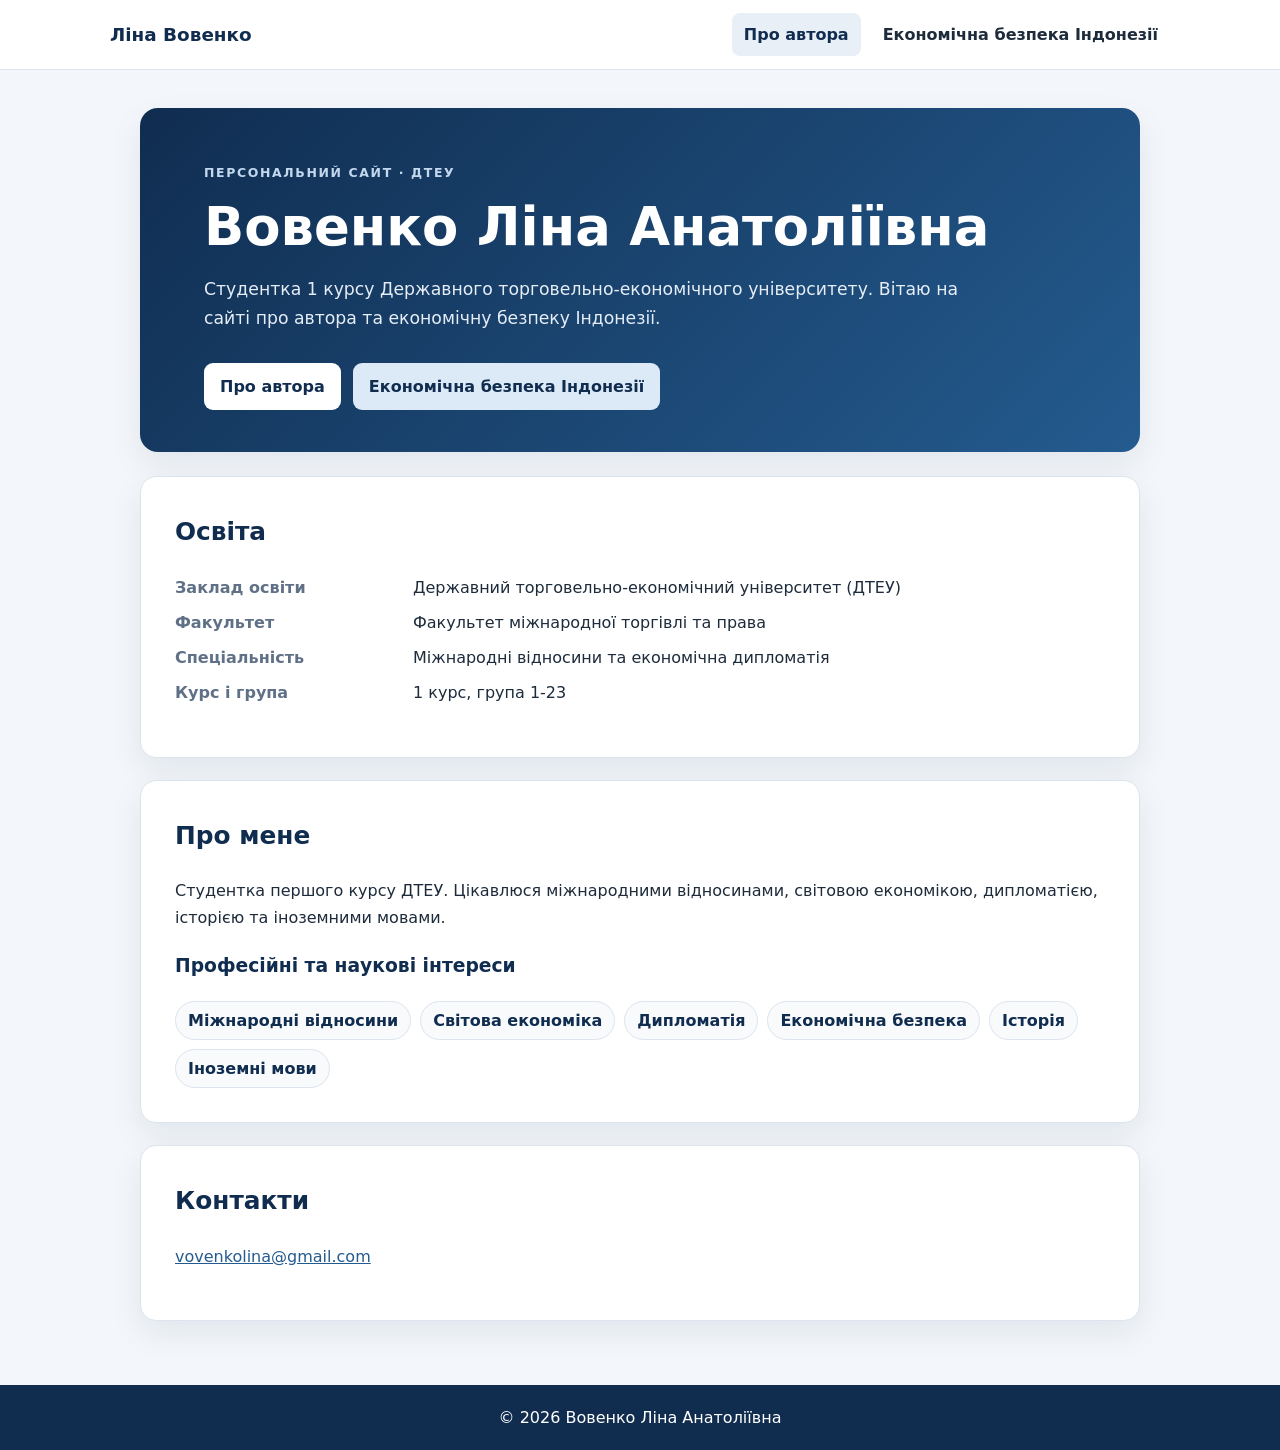
<file: index.html>
<!doctype html>
<html lang="uk">
<head>
  <meta charset="utf-8">
  <meta name="viewport" content="width=device-width, initial-scale=1">
  <meta name="description" content="Персональна сторінка Вовенко Ліни Анатоліївни та навчальний аналіз економічної безпеки Індонезії.">
  <title>Вовенко Ліна Анатоліївна | Економічна безпека Індонезії</title>
  <link rel="stylesheet" href="style.css">
</head>
<body>
  <header class="top">
    <a class="brand" href="./">Ліна Вовенко</a>
    <nav aria-label="Основна навігація">
      <a aria-current="page" href="./">Про автора</a>
      <a href="country/">Економічна безпека Індонезії</a>
    </nav>
  </header>
  <main>
    <section class="hero">
      <p class="eyebrow">Персональний сайт · ДТЕУ</p>
      <h1>Вовенко Ліна Анатоліївна</h1>
      <p class="lead">Студентка 1 курсу Державного торговельно-економічного університету. Вітаю на сайті про автора та економічну безпеку Індонезії.</p>
      <div class="hero-actions">
        <a class="button" href="./">Про автора</a>
        <a class="button button-secondary" href="country/">Економічна безпека Індонезії</a>
      </div>
    </section>
    <section class="card"><h2>Освіта</h2><dl><dt>Заклад освіти</dt><dd>Державний торговельно-економічний університет (ДТЕУ)</dd><dt>Факультет</dt><dd>Факультет міжнародної торгівлі та права</dd><dt>Спеціальність</dt><dd>Міжнародні відносини та економічна дипломатія</dd><dt>Курс і група</dt><dd>1 курс, група 1-23</dd></dl></section>
    <section class="card"><h2>Про мене</h2><p>Студентка першого курсу ДТЕУ. Цікавлюся міжнародними відносинами, світовою економікою, дипломатією, історією та іноземними мовами.</p><h3>Професійні та наукові інтереси</h3><div class="tags"><span>Міжнародні відносини</span><span>Світова економіка</span><span>Дипломатія</span><span>Економічна безпека</span><span>Історія</span><span>Іноземні мови</span></div></section>
    <section class="card"><h2>Контакти</h2><p><a href="mailto:vovenkolina@gmail.com">vovenkolina@gmail.com</a></p></section>
  </main>
  <footer>© <span data-year></span> Вовенко Ліна Анатоліївна</footer>
  <script src="script.js"></script>
</body>
</html>
</file>
<file: style.css>
:root{--navy:#102d50;--blue:#245b8f;--ink:#1d2b3b;--muted:#607187;--paper:#f3f6fa;--line:#dce4ed;--white:#fff;--shadow:0 12px 32px rgba(16,45,80,.08)}*{box-sizing:border-box}body{margin:0;background:var(--paper);color:var(--ink);font:16px/1.7 Inter,system-ui,-apple-system,"Segoe UI",sans-serif}a{color:var(--blue)}.top{min-height:70px;padding:12px max(24px,calc((100% - 1060px)/2));display:flex;align-items:center;justify-content:space-between;gap:20px;background:#fff;border-bottom:1px solid var(--line);position:sticky;top:0;z-index:10}.brand{font-weight:800;color:var(--navy);text-decoration:none;font-size:1.15rem}.top nav{display:flex;gap:10px;flex-wrap:wrap}.top nav a{padding:8px 12px;border-radius:8px;text-decoration:none;font-weight:600;color:var(--ink)}.top nav a:hover,.top nav [aria-current=page]{background:#e8eff7;color:var(--navy)}main{width:min(100% - 36px,1000px);margin:38px auto 64px}.hero{padding:42px clamp(22px,6vw,64px);margin-bottom:24px;border-radius:18px;background:linear-gradient(135deg,#102d50,#245b8f);color:#fff;box-shadow:var(--shadow)}.hero h1{font-size:clamp(2rem,5vw,3.3rem);line-height:1.15;margin:.25em 0}.hero .lead{max-width:760px;color:#e5edf6;font-size:1.08rem}.eyebrow{text-transform:uppercase;letter-spacing:.13em;font-weight:700;font-size:.78rem;color:#c3d8ef}.button{display:inline-block;margin-top:12px;padding:10px 16px;border-radius:9px;background:#fff;color:var(--navy);font-weight:700;text-decoration:none}.button-secondary{background:#dce9f7;color:var(--navy)}.hero-actions{display:flex;flex-wrap:wrap;gap:12px;margin-top:16px}.card{padding:clamp(20px,4vw,34px);margin:22px 0;background:var(--white);border:1px solid var(--line);border-radius:16px;box-shadow:var(--shadow)}h2{margin-top:0;color:var(--navy);font-size:1.55rem}h3{color:var(--navy)}dl{display:grid;grid-template-columns:minmax(150px,220px) 1fr;gap:8px 18px}dt{font-weight:700;color:var(--muted)}dd{margin:0}.tags{display:flex;gap:9px;flex-wrap:wrap}.tags span{padding:5px 12px;border:1px solid var(--line);border-radius:99px;background:#f8fafc;color:var(--navy);font-weight:600}.note{color:var(--muted)}.chart{height:310px;margin:20px 0;padding:16px;border:1px solid var(--line);border-radius:12px}.table-scroll{overflow:auto}table{width:100%;border-collapse:collapse;min-width:540px}caption{text-align:left;padding:10px 0;font-weight:700;color:var(--navy)}th,td{text-align:right;padding:10px 12px;border-bottom:1px solid var(--line)}th:first-child,td:first-child{text-align:left}thead{background:#eaf0f7;color:var(--navy)}tbody tr:nth-child(even){background:#f8fafc}.sources li{padding:4px 0}footer{text-align:center;background:var(--navy);color:#fff;padding:19px 12px}footer a{color:#d8e9fa}
/* Shared styling for the economic-analysis page */
.site-header{position:sticky;top:0;z-index:10;background:rgba(255,255,255,.96);border-bottom:1px solid var(--line);backdrop-filter:blur(10px)}.container{width:min(100% - 36px,1000px);margin:0 auto}.nav-wrap{min-height:70px;display:flex;align-items:center;justify-content:space-between;gap:20px}.main-nav{display:flex;gap:10px;flex-wrap:wrap}.main-nav a{padding:8px 12px;border-radius:8px;text-decoration:none;font-weight:600;color:var(--ink)}.main-nav a:hover,.main-nav a.active{background:#e8eff7;color:var(--navy)}.country-hero{padding:42px clamp(22px,6vw,64px);background:linear-gradient(135deg,#102d50,#245b8f);color:#fff}.country-hero h1{font-size:clamp(2rem,5vw,3.3rem);line-height:1.15;margin:.25em 0}.country-subtitle{max-width:760px;color:#e5edf6;font-size:1.08rem}.section{padding:48px 0}.section-alt{background:#eaf0f7}.section-title{margin-bottom:22px}.section-title h2{margin:0;color:var(--navy);font-size:1.55rem}.info-grid,.stats-grid{display:grid;grid-template-columns:repeat(3,minmax(0,1fr));gap:18px}.info-card,.stat-card,.analysis{padding:22px;background:#fff;border:1px solid var(--line);border-radius:14px;box-shadow:var(--shadow)}.info-card h3{margin-top:0}.stat-label{display:block;color:var(--muted);font-size:.8rem;text-transform:uppercase;letter-spacing:.08em}.stat-card strong{display:block;color:var(--navy);font-size:1.4rem}.stat-card small{color:var(--muted)}.chart-box{height:320px;padding:16px;margin:18px 0;background:#fff;border:1px solid var(--line);border-radius:14px;box-shadow:var(--shadow)}.table-wrap{overflow:auto;background:#fff;border:1px solid var(--line);border-radius:14px}.table-wrap table{min-width:720px}.table-wrap th,.table-wrap td{text-align:left}.sources{padding-left:22px}.site-footer{background:var(--navy);color:#fff;padding:20px;text-align:center}.site-footer .container{width:min(100% - 36px,1000px)}
@media(max-width:650px){.top{align-items:flex-start;flex-direction:column;padding:14px 18px}.top nav{gap:2px}.top nav a{padding:7px 9px;font-size:.9rem}.main-nav{gap:2px}.main-nav a{padding:7px 9px;font-size:.9rem}.nav-wrap{align-items:flex-start;flex-direction:column;padding:12px 0}main{width:calc(100% - 24px);margin-top:18px}.hero{padding:30px 22px}.chart,.chart-box{height:260px}dl{grid-template-columns:1fr;gap:2px}dd{margin-bottom:10px}.info-grid,.stats-grid{grid-template-columns:1fr}.section{padding:32px 0}}
</file>
